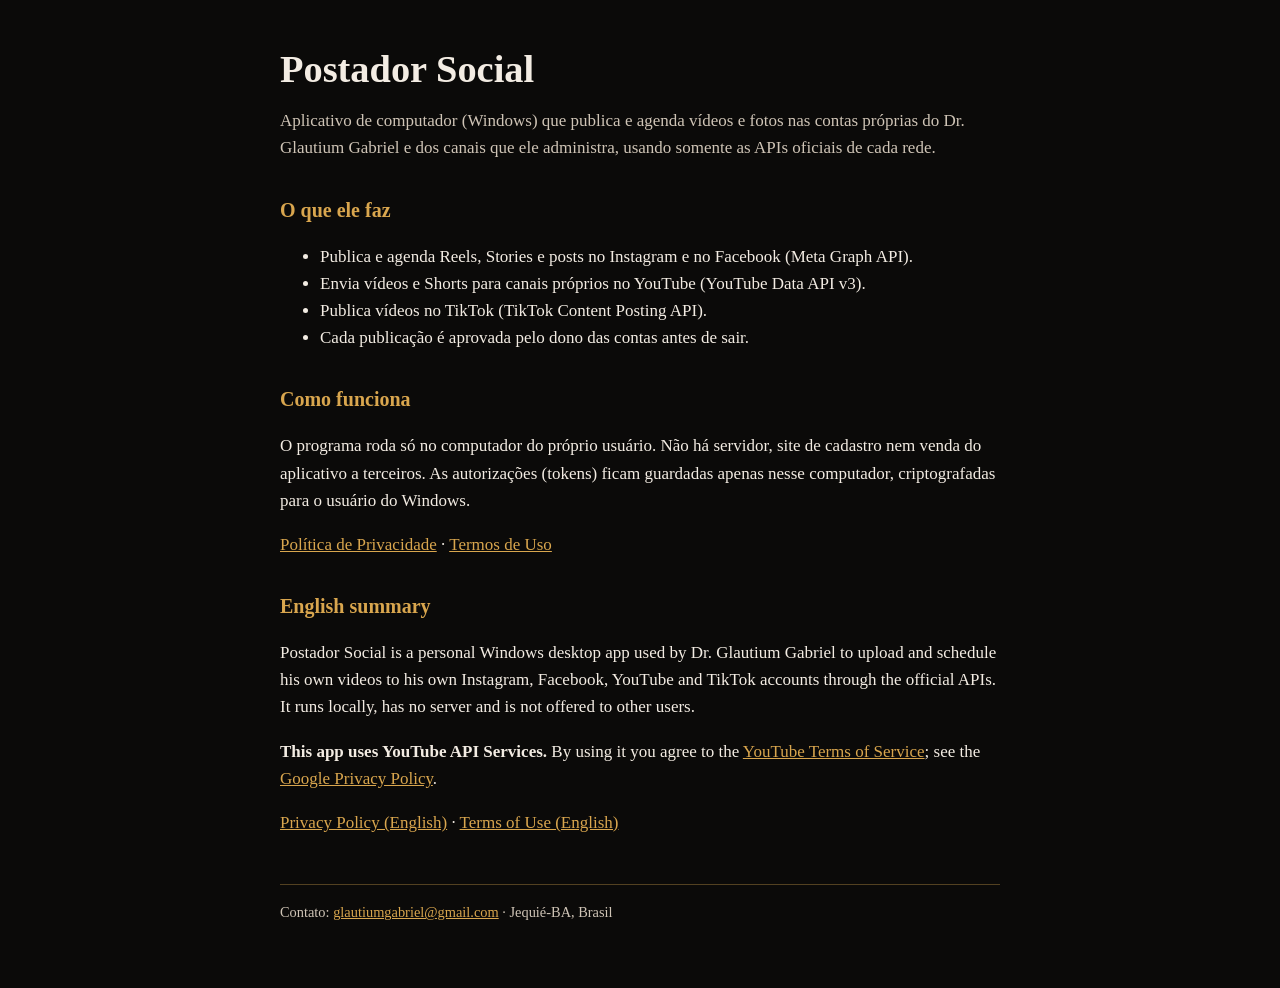
<file: index.html>
<!doctype html>
<html lang="pt-BR">
<head>
<meta charset="utf-8">
<meta name="viewport" content="width=device-width, initial-scale=1">
<title>Postador Social</title>
<link rel="stylesheet" href="estilo.css">
</head>
<body>
<main>
  <h1>Postador Social</h1>
  <p class="lead">Aplicativo de computador (Windows) que publica e agenda vídeos e fotos nas contas próprias do Dr. Glautium Gabriel e dos canais que ele administra, usando somente as APIs oficiais de cada rede.</p>

  <h2>O que ele faz</h2>
  <ul>
    <li>Publica e agenda Reels, Stories e posts no Instagram e no Facebook (Meta Graph API).</li>
    <li>Envia vídeos e Shorts para canais próprios no YouTube (YouTube Data API v3).</li>
    <li>Publica vídeos no TikTok (TikTok Content Posting API).</li>
    <li>Cada publicação é aprovada pelo dono das contas antes de sair.</li>
  </ul>

  <h2>Como funciona</h2>
  <p>O programa roda só no computador do próprio usuário. Não há servidor, site de cadastro nem venda do aplicativo a terceiros. As autorizações (tokens) ficam guardadas apenas nesse computador, criptografadas para o usuário do Windows.</p>

  <p><a href="privacidade.html">Política de Privacidade</a> · <a href="termos.html">Termos de Uso</a></p>

  <h2 lang="en">English summary</h2>
  <p lang="en">Postador Social is a personal Windows desktop app used by Dr. Glautium Gabriel to upload and schedule his own videos to his own Instagram, Facebook, YouTube and TikTok accounts through the official APIs. It runs locally, has no server and is not offered to other users.</p>
  <p lang="en"><strong>This app uses YouTube API Services.</strong> By using it you agree to the <a href="https://www.youtube.com/t/terms">YouTube Terms of Service</a>; see the <a href="https://policies.google.com/privacy">Google Privacy Policy</a>.</p>
  <p lang="en"><a href="privacy.html">Privacy Policy (English)</a> · <a href="terms.html">Terms of Use (English)</a></p>

  <footer>Contato: <a href="mailto:glautiumgabriel@gmail.com">glautiumgabriel@gmail.com</a> · Jequié-BA, Brasil</footer>
</main>
</body>
</html>
</file>
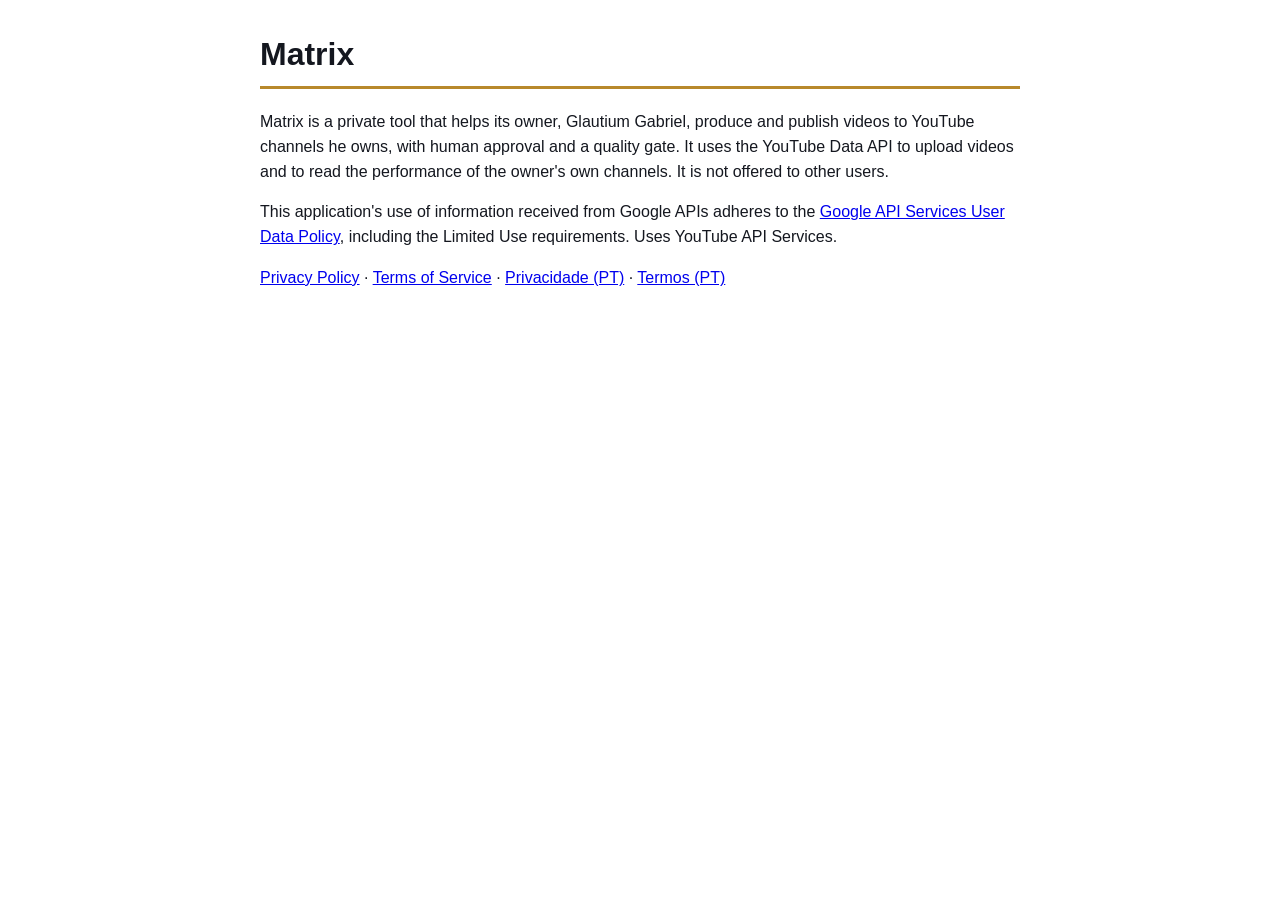
<file: matrix/index.html>
<!doctype html><html lang="en"><head><meta charset="utf-8"><meta name="viewport" content="width=device-width,initial-scale=1"><title>Matrix – video production and publishing for my own YouTube channels</title><link rel="stylesheet" href="estilo.css"></head><body>
<h1>Matrix</h1><p>Matrix is a private tool that helps its owner, Glautium Gabriel, produce and publish videos to YouTube channels he owns, with human approval and a quality gate. It uses the YouTube Data API to upload videos and to read the performance of the owner's own channels. It is not offered to other users.</p>
<p>This application's use of information received from Google APIs adheres to the <a href="https://developers.google.com/terms/api-services-user-data-policy">Google API Services User Data Policy</a>, including the Limited Use requirements. Uses YouTube API Services.</p>
<p><a href="matrix-privacy.html">Privacy Policy</a> · <a href="matrix-terms.html">Terms of Service</a> · <a href="matrix-privacidade.html">Privacidade (PT)</a> · <a href="matrix-termos.html">Termos (PT)</a></p></body></html>
</file>
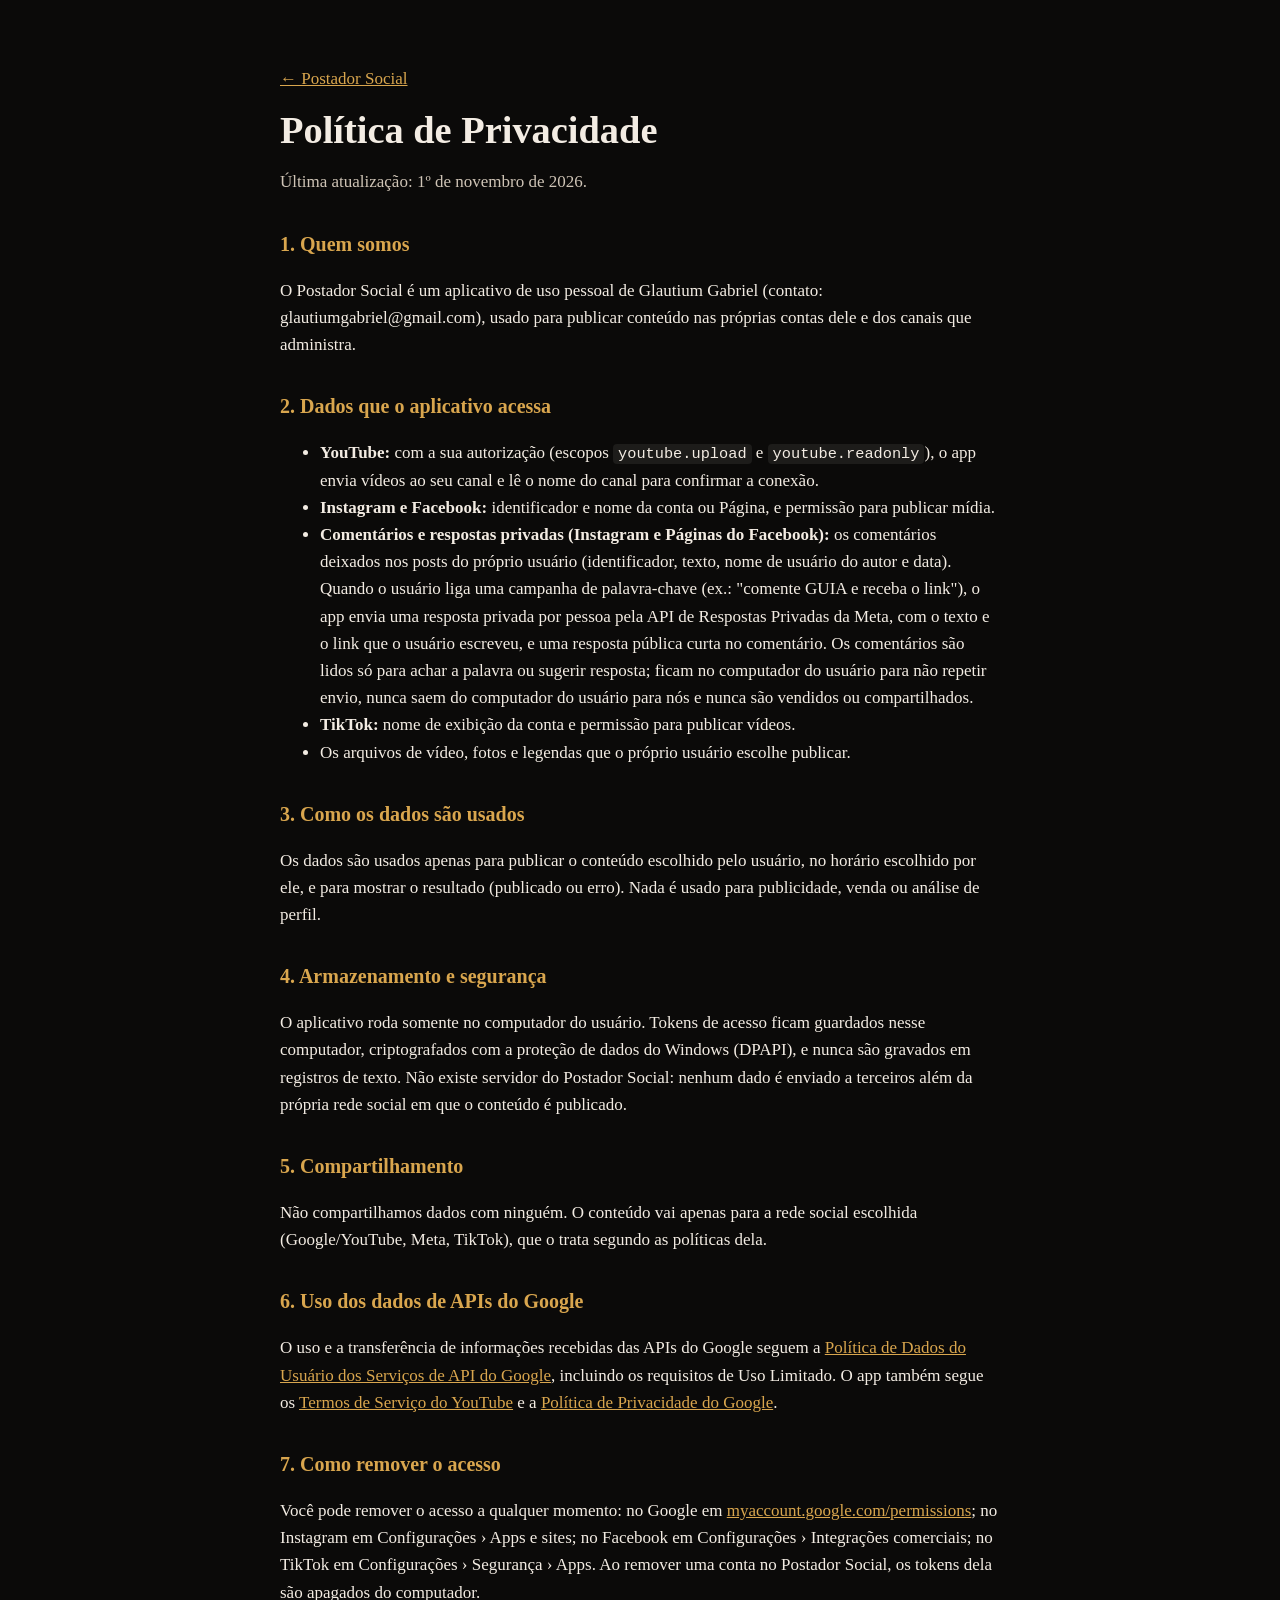
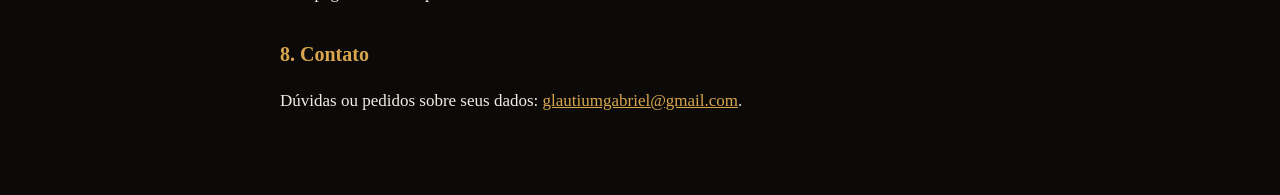
<file: privacidade.html>
<!doctype html>
<html lang="pt-BR">
<head>
<meta charset="utf-8">
<meta name="viewport" content="width=device-width, initial-scale=1">
<title>Política de Privacidade — Postador Social</title>
<link rel="stylesheet" href="estilo.css">
</head>
<body>
<main>
  <p><a href="index.html">← Postador Social</a></p>
  <h1>Política de Privacidade</h1>
  <p class="lead">Última atualização: 1º de novembro de 2026.</p>

  <h2>1. Quem somos</h2>
  <p>O Postador Social é um aplicativo de uso pessoal de Glautium Gabriel (contato: glautiumgabriel@gmail.com), usado para publicar conteúdo nas próprias contas dele e dos canais que administra.</p>

  <h2>2. Dados que o aplicativo acessa</h2>
  <ul>
    <li><strong>YouTube:</strong> com a sua autorização (escopos <code>youtube.upload</code> e <code>youtube.readonly</code>), o app envia vídeos ao seu canal e lê o nome do canal para confirmar a conexão.</li>
    <li><strong>Instagram e Facebook:</strong> identificador e nome da conta ou Página, e permissão para publicar mídia.</li>
    <li><strong>Comentários e respostas privadas (Instagram e Páginas do Facebook):</strong> os comentários deixados nos posts do próprio usuário (identificador, texto, nome de usuário do autor e data). Quando o usuário liga uma campanha de palavra-chave (ex.: "comente GUIA e receba o link"), o app envia uma resposta privada por pessoa pela API de Respostas Privadas da Meta, com o texto e o link que o usuário escreveu, e uma resposta pública curta no comentário. Os comentários são lidos só para achar a palavra ou sugerir resposta; ficam no computador do usuário para não repetir envio, nunca saem do computador do usuário para nós e nunca são vendidos ou compartilhados.</li>
    <li><strong>TikTok:</strong> nome de exibição da conta e permissão para publicar vídeos.</li>
    <li>Os arquivos de vídeo, fotos e legendas que o próprio usuário escolhe publicar.</li>
  </ul>

  <h2>3. Como os dados são usados</h2>
  <p>Os dados são usados apenas para publicar o conteúdo escolhido pelo usuário, no horário escolhido por ele, e para mostrar o resultado (publicado ou erro). Nada é usado para publicidade, venda ou análise de perfil.</p>

  <h2>4. Armazenamento e segurança</h2>
  <p>O aplicativo roda somente no computador do usuário. Tokens de acesso ficam guardados nesse computador, criptografados com a proteção de dados do Windows (DPAPI), e nunca são gravados em registros de texto. Não existe servidor do Postador Social: nenhum dado é enviado a terceiros além da própria rede social em que o conteúdo é publicado.</p>

  <h2>5. Compartilhamento</h2>
  <p>Não compartilhamos dados com ninguém. O conteúdo vai apenas para a rede social escolhida (Google/YouTube, Meta, TikTok), que o trata segundo as políticas dela.</p>

  <h2>6. Uso dos dados de APIs do Google</h2>
  <p>O uso e a transferência de informações recebidas das APIs do Google seguem a <a href="https://developers.google.com/terms/api-services-user-data-policy">Política de Dados do Usuário dos Serviços de API do Google</a>, incluindo os requisitos de Uso Limitado. O app também segue os <a href="https://www.youtube.com/t/terms">Termos de Serviço do YouTube</a> e a <a href="https://policies.google.com/privacy">Política de Privacidade do Google</a>.</p>

  <h2>7. Como remover o acesso</h2>
  <p>Você pode remover o acesso a qualquer momento: no Google em <a href="https://myaccount.google.com/permissions">myaccount.google.com/permissions</a>; no Instagram em Configurações › Apps e sites; no Facebook em Configurações › Integrações comerciais; no TikTok em Configurações › Segurança › Apps. Ao remover uma conta no Postador Social, os tokens dela são apagados do computador.</p>

  <h2>8. Contato</h2>
  <p>Dúvidas ou pedidos sobre seus dados: <a href="mailto:glautiumgabriel@gmail.com">glautiumgabriel@gmail.com</a>.</p>
</main>
</body>
</html>
</file>
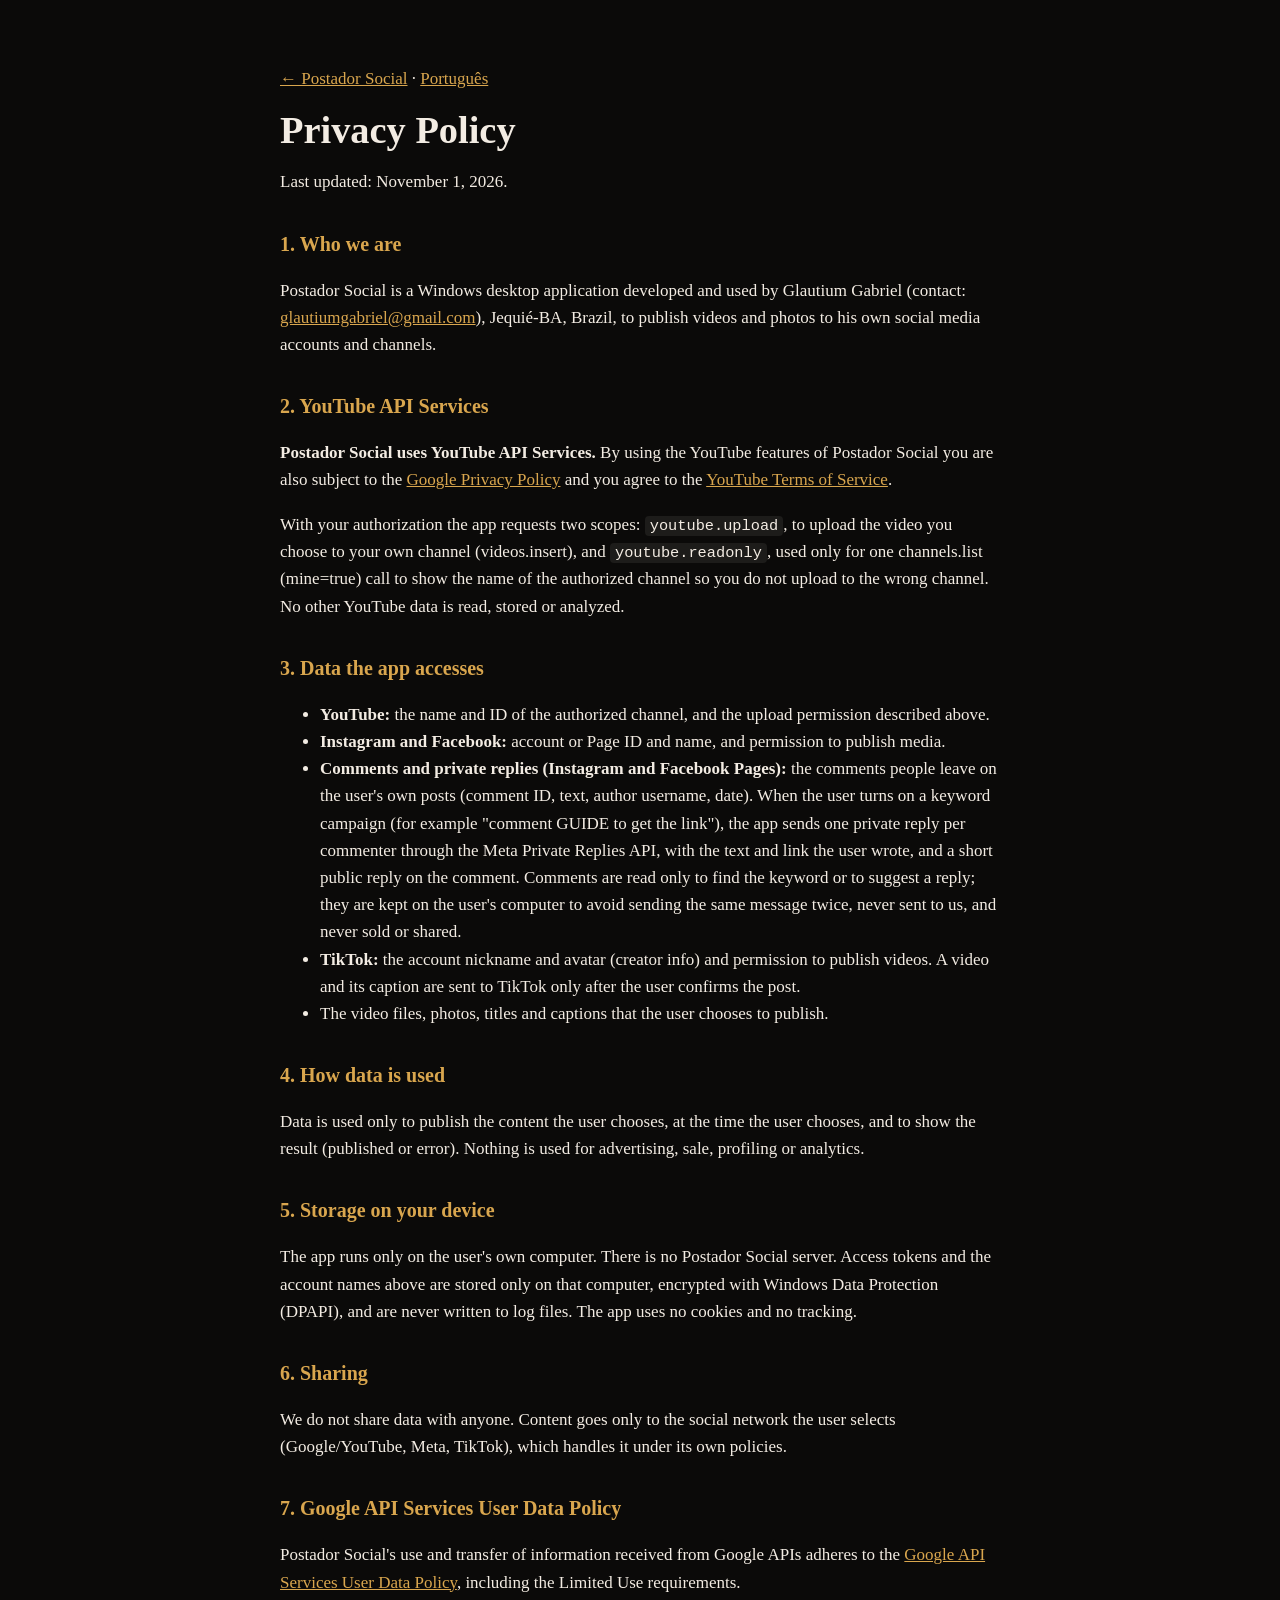
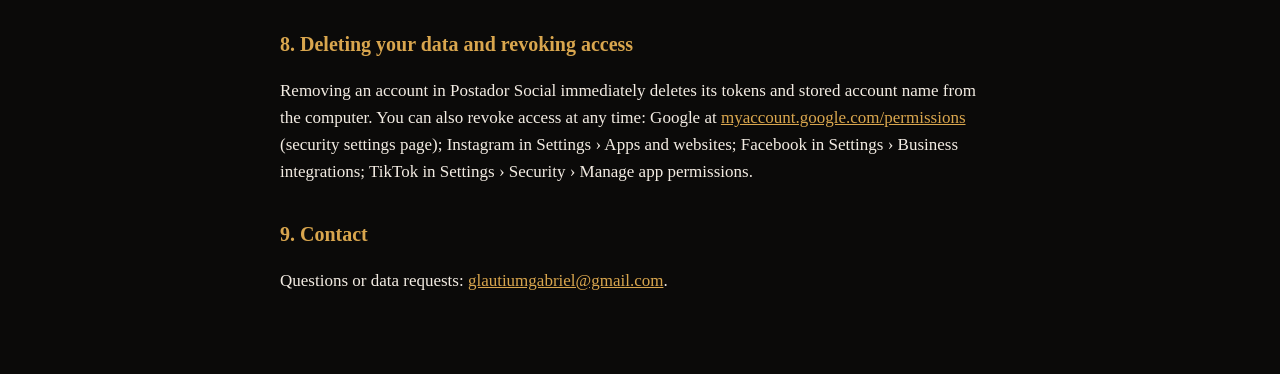
<file: privacy.html>
<!doctype html>
<html lang="en">
<head>
<meta charset="utf-8">
<meta name="viewport" content="width=device-width, initial-scale=1">
<title>Privacy Policy — Postador Social</title>
<link rel="icon" href="icone-1024.png">
<link rel="apple-touch-icon" href="icone-1024.png">
<link rel="stylesheet" href="estilo.css">
</head>
<body>
<main>
  <p><a href="index.html">← Postador Social</a> · <a href="privacidade.html" lang="pt-BR">Português</a></p>
  <h1>Privacy Policy</h1>
  <p>Last updated: November 1, 2026.</p>

  <h2>1. Who we are</h2>
  <p>Postador Social is a Windows desktop application developed and used by Glautium Gabriel (contact: <a href="mailto:glautiumgabriel@gmail.com">glautiumgabriel@gmail.com</a>), Jequié-BA, Brazil, to publish videos and photos to his own social media accounts and channels.</p>

  <h2>2. YouTube API Services</h2>
  <p><strong>Postador Social uses YouTube API Services.</strong> By using the YouTube features of Postador Social you are also subject to the <a href="https://policies.google.com/privacy">Google Privacy Policy</a> and you agree to the <a href="https://www.youtube.com/t/terms">YouTube Terms of Service</a>.</p>
  <p>With your authorization the app requests two scopes: <code>youtube.upload</code>, to upload the video you choose to your own channel (videos.insert), and <code>youtube.readonly</code>, used only for one channels.list (mine=true) call to show the name of the authorized channel so you do not upload to the wrong channel. No other YouTube data is read, stored or analyzed.</p>

  <h2>3. Data the app accesses</h2>
  <ul>
    <li><strong>YouTube:</strong> the name and ID of the authorized channel, and the upload permission described above.</li>
    <li><strong>Instagram and Facebook:</strong> account or Page ID and name, and permission to publish media.</li>
    <li><strong>Comments and private replies (Instagram and Facebook Pages):</strong> the comments people leave on the user's own posts (comment ID, text, author username, date). When the user turns on a keyword campaign (for example "comment GUIDE to get the link"), the app sends one private reply per commenter through the Meta Private Replies API, with the text and link the user wrote, and a short public reply on the comment. Comments are read only to find the keyword or to suggest a reply; they are kept on the user's computer to avoid sending the same message twice, never sent to us, and never sold or shared.</li>
    <li><strong>TikTok:</strong> the account nickname and avatar (creator info) and permission to publish videos. A video and its caption are sent to TikTok only after the user confirms the post.</li>
    <li>The video files, photos, titles and captions that the user chooses to publish.</li>
  </ul>

  <h2>4. How data is used</h2>
  <p>Data is used only to publish the content the user chooses, at the time the user chooses, and to show the result (published or error). Nothing is used for advertising, sale, profiling or analytics.</p>

  <h2>5. Storage on your device</h2>
  <p>The app runs only on the user's own computer. There is no Postador Social server. Access tokens and the account names above are stored only on that computer, encrypted with Windows Data Protection (DPAPI), and are never written to log files. The app uses no cookies and no tracking.</p>

  <h2>6. Sharing</h2>
  <p>We do not share data with anyone. Content goes only to the social network the user selects (Google/YouTube, Meta, TikTok), which handles it under its own policies.</p>

  <h2>7. Google API Services User Data Policy</h2>
  <p>Postador Social's use and transfer of information received from Google APIs adheres to the <a href="https://developers.google.com/terms/api-services-user-data-policy">Google API Services User Data Policy</a>, including the Limited Use requirements.</p>

  <h2>8. Deleting your data and revoking access</h2>
  <p>Removing an account in Postador Social immediately deletes its tokens and stored account name from the computer. You can also revoke access at any time: Google at <a href="https://myaccount.google.com/permissions">myaccount.google.com/permissions</a> (security settings page); Instagram in Settings › Apps and websites; Facebook in Settings › Business integrations; TikTok in Settings › Security › Manage app permissions.</p>

  <h2>9. Contact</h2>
  <p>Questions or data requests: <a href="mailto:glautiumgabriel@gmail.com">glautiumgabriel@gmail.com</a>.</p>
</main>
</body>
</html>
</file>
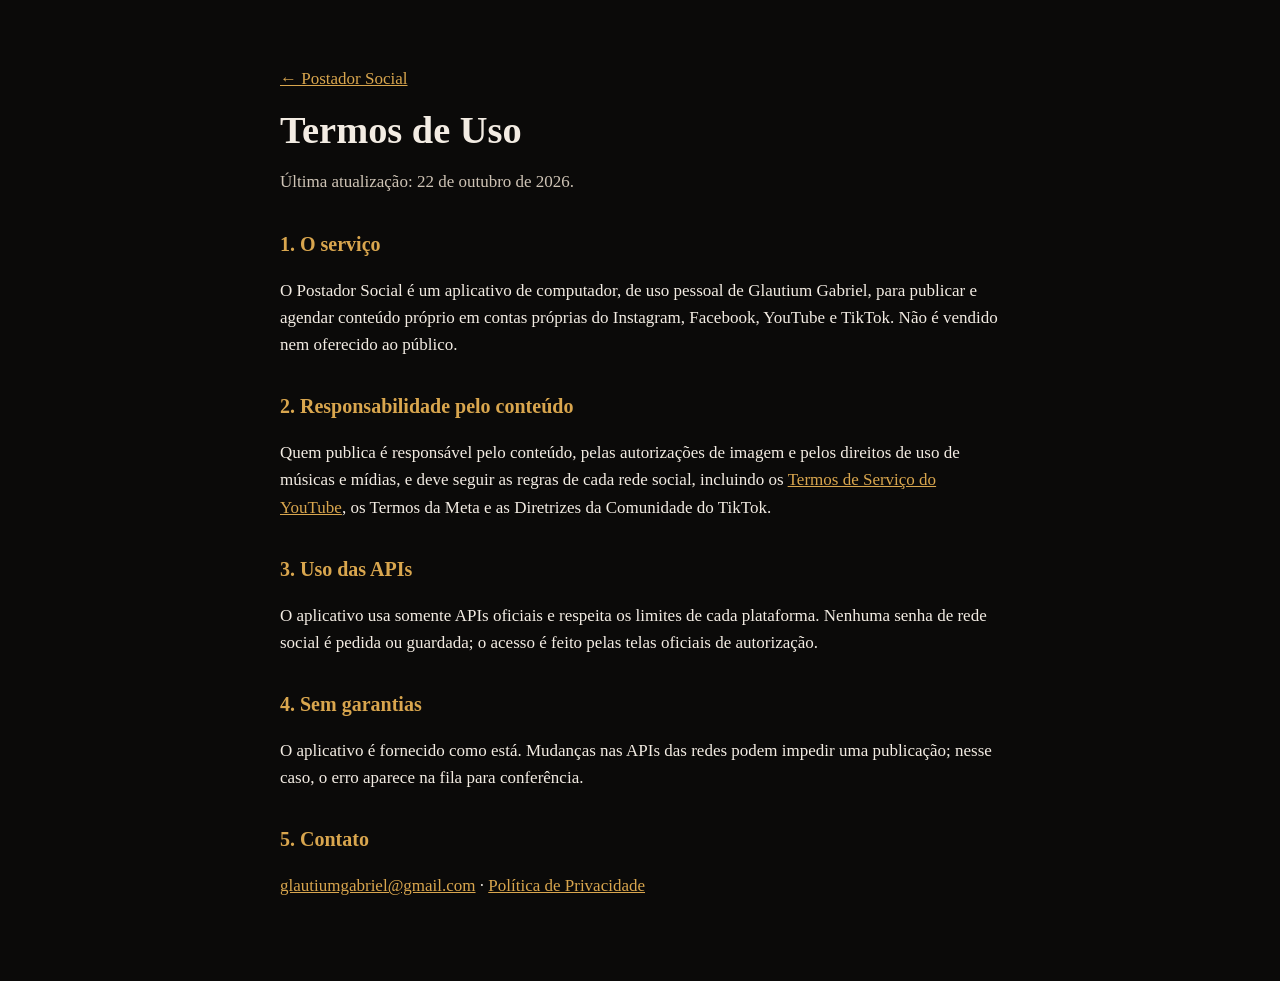
<file: termos.html>
<!doctype html>
<html lang="pt-BR">
<head>
<meta charset="utf-8">
<meta name="viewport" content="width=device-width, initial-scale=1">
<title>Termos de Uso — Postador Social</title>
<link rel="stylesheet" href="estilo.css">
</head>
<body>
<main>
  <p><a href="index.html">← Postador Social</a></p>
  <h1>Termos de Uso</h1>
  <p class="lead">Última atualização: 22 de outubro de 2026.</p>

  <h2>1. O serviço</h2>
  <p>O Postador Social é um aplicativo de computador, de uso pessoal de Glautium Gabriel, para publicar e agendar conteúdo próprio em contas próprias do Instagram, Facebook, YouTube e TikTok. Não é vendido nem oferecido ao público.</p>

  <h2>2. Responsabilidade pelo conteúdo</h2>
  <p>Quem publica é responsável pelo conteúdo, pelas autorizações de imagem e pelos direitos de uso de músicas e mídias, e deve seguir as regras de cada rede social, incluindo os <a href="https://www.youtube.com/t/terms">Termos de Serviço do YouTube</a>, os Termos da Meta e as Diretrizes da Comunidade do TikTok.</p>

  <h2>3. Uso das APIs</h2>
  <p>O aplicativo usa somente APIs oficiais e respeita os limites de cada plataforma. Nenhuma senha de rede social é pedida ou guardada; o acesso é feito pelas telas oficiais de autorização.</p>

  <h2>4. Sem garantias</h2>
  <p>O aplicativo é fornecido como está. Mudanças nas APIs das redes podem impedir uma publicação; nesse caso, o erro aparece na fila para conferência.</p>

  <h2>5. Contato</h2>
  <p><a href="mailto:glautiumgabriel@gmail.com">glautiumgabriel@gmail.com</a> · <a href="privacidade.html">Política de Privacidade</a></p>
</main>
</body>
</html>
</file>
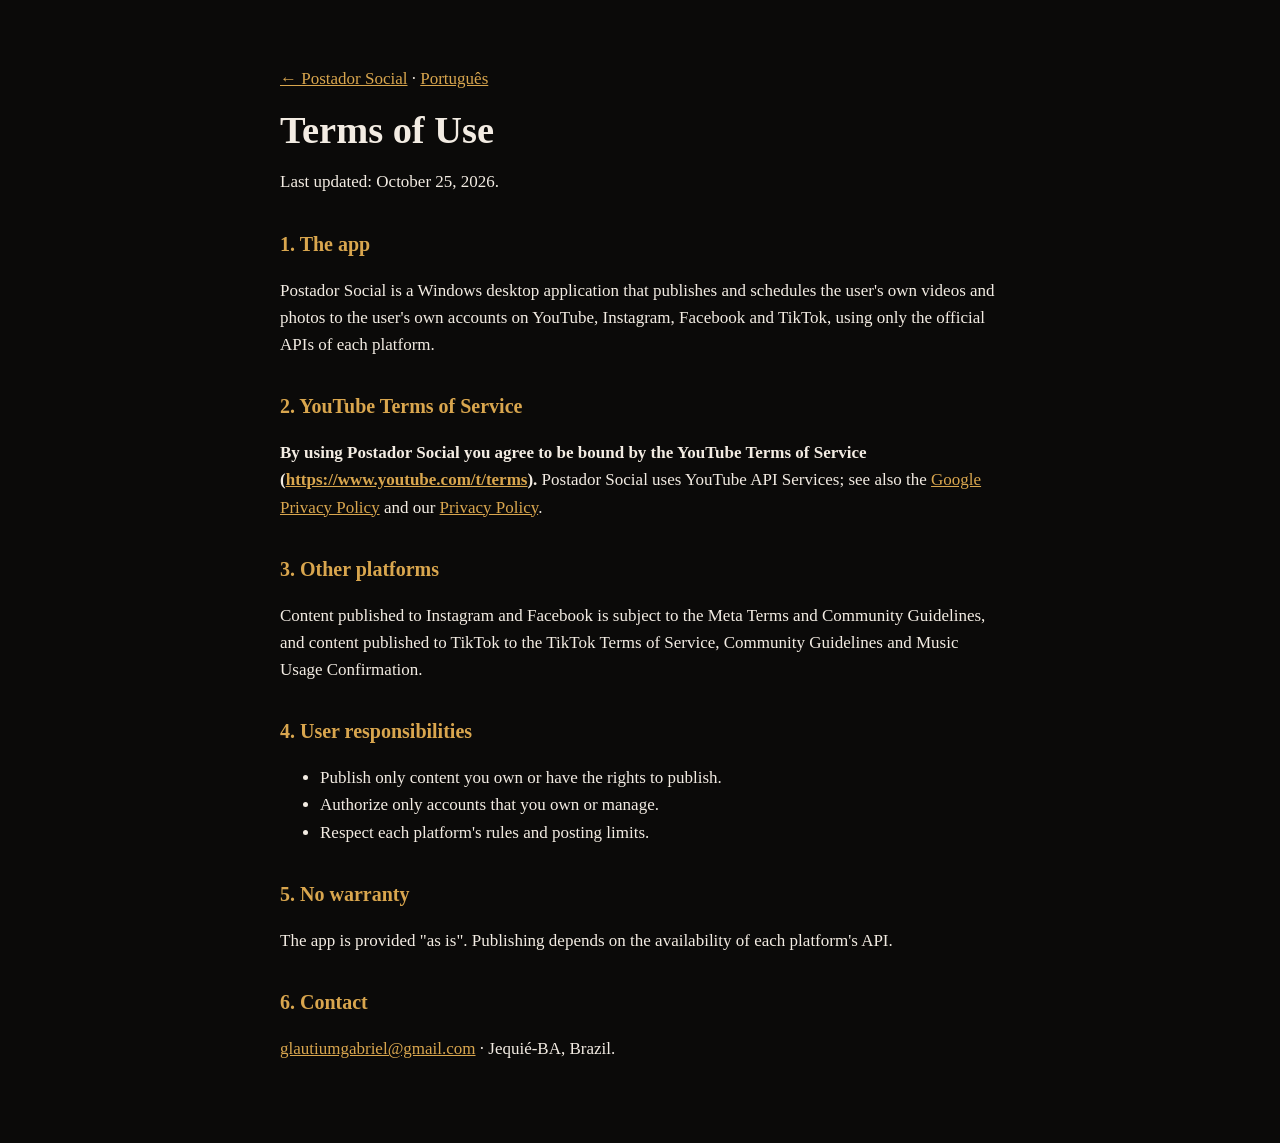
<file: terms.html>
<!doctype html>
<html lang="en">
<head>
<meta charset="utf-8">
<meta name="viewport" content="width=device-width, initial-scale=1">
<title>Terms of Use — Postador Social</title>
<link rel="icon" href="icone-1024.png">
<link rel="apple-touch-icon" href="icone-1024.png">
<link rel="stylesheet" href="estilo.css">
</head>
<body>
<main>
  <p><a href="index.html">← Postador Social</a> · <a href="termos.html" lang="pt-BR">Português</a></p>
  <h1>Terms of Use</h1>
  <p>Last updated: October 25, 2026.</p>

  <h2>1. The app</h2>
  <p>Postador Social is a Windows desktop application that publishes and schedules the user's own videos and photos to the user's own accounts on YouTube, Instagram, Facebook and TikTok, using only the official APIs of each platform.</p>

  <h2>2. YouTube Terms of Service</h2>
  <p><strong>By using Postador Social you agree to be bound by the YouTube Terms of Service (<a href="https://www.youtube.com/t/terms">https://www.youtube.com/t/terms</a>).</strong> Postador Social uses YouTube API Services; see also the <a href="https://policies.google.com/privacy">Google Privacy Policy</a> and our <a href="privacy.html">Privacy Policy</a>.</p>

  <h2>3. Other platforms</h2>
  <p>Content published to Instagram and Facebook is subject to the Meta Terms and Community Guidelines, and content published to TikTok to the TikTok Terms of Service, Community Guidelines and Music Usage Confirmation.</p>

  <h2>4. User responsibilities</h2>
  <ul>
    <li>Publish only content you own or have the rights to publish.</li>
    <li>Authorize only accounts that you own or manage.</li>
    <li>Respect each platform's rules and posting limits.</li>
  </ul>

  <h2>5. No warranty</h2>
  <p>The app is provided "as is". Publishing depends on the availability of each platform's API.</p>

  <h2>6. Contact</h2>
  <p><a href="mailto:glautiumgabriel@gmail.com">glautiumgabriel@gmail.com</a> · Jequié-BA, Brazil.</p>
</main>
</body>
</html>
</file>
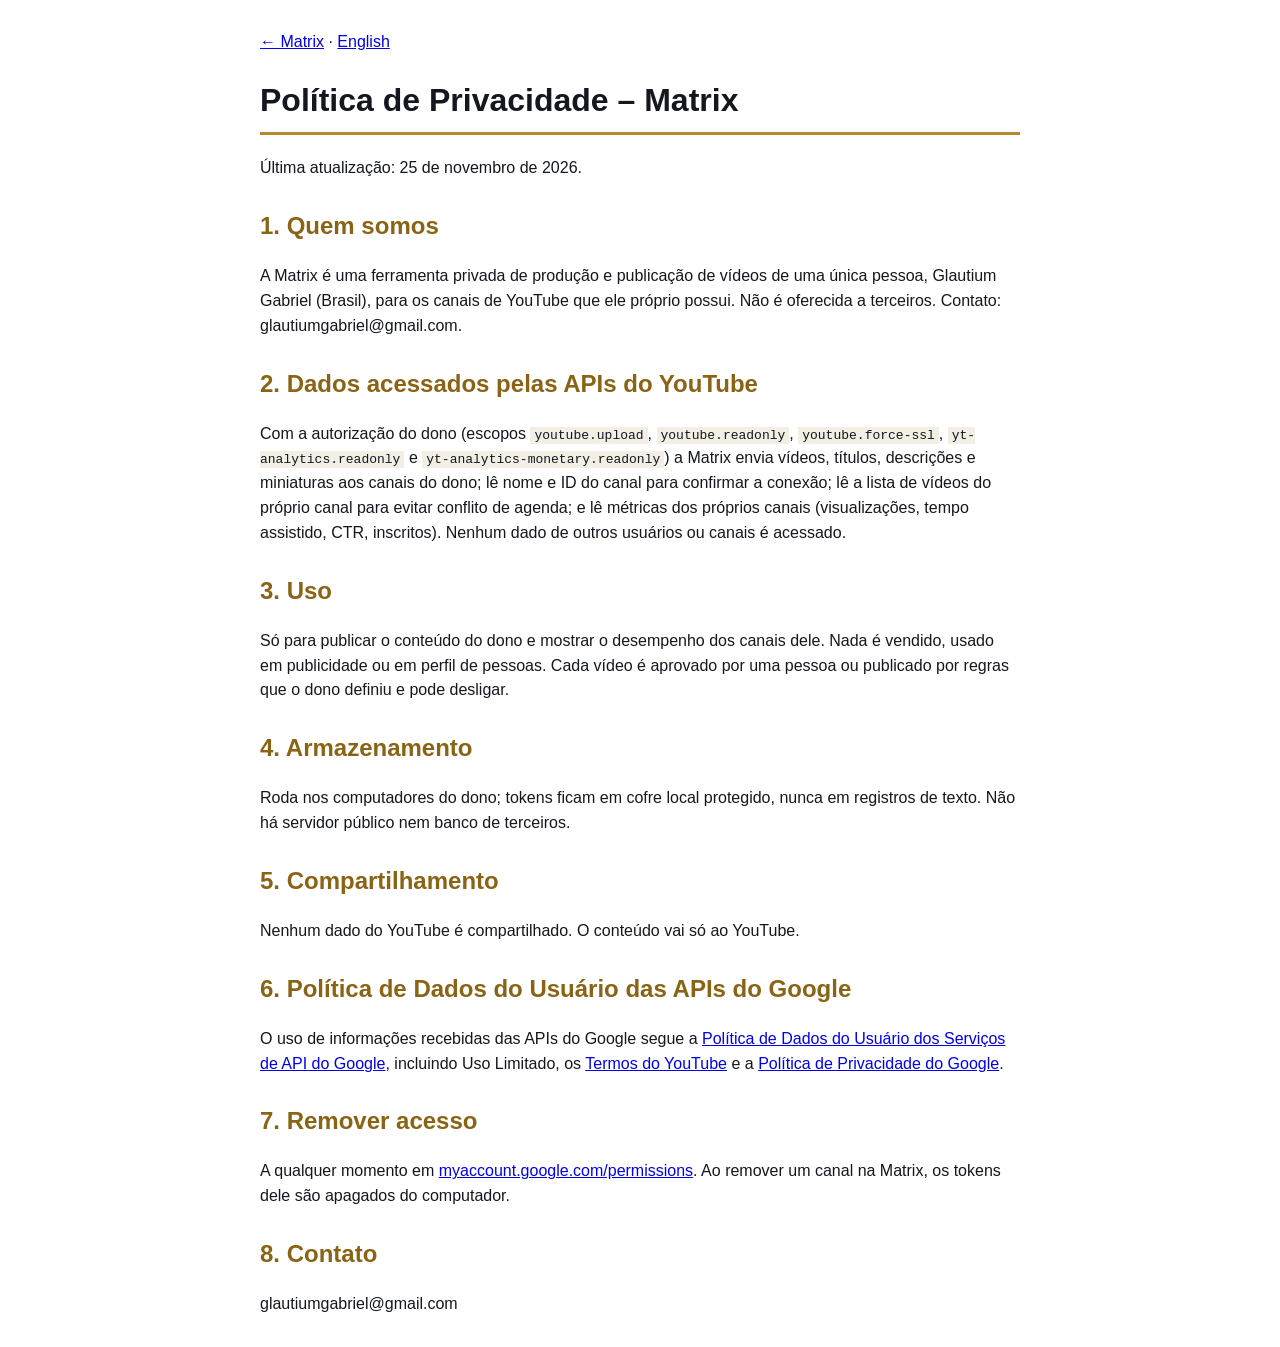
<file: matrix/matrix-privacidade.html>
<!doctype html><html lang="pt-BR"><head><meta charset="utf-8"><meta name="viewport" content="width=device-width,initial-scale=1"><title>Política de Privacidade – Matrix</title><link rel="stylesheet" href="estilo.css"></head><body>
<p><a href="index.html">← Matrix</a> · <a href="matrix-privacy.html">English</a></p>
<h1>Política de Privacidade – Matrix</h1><p>Última atualização: 25 de novembro de 2026.</p>
<h2>1. Quem somos</h2><p>A Matrix é uma ferramenta privada de produção e publicação de vídeos de uma única pessoa, Glautium Gabriel (Brasil), para os canais de YouTube que ele próprio possui. Não é oferecida a terceiros. Contato: glautiumgabriel@gmail.com.</p>
<h2>2. Dados acessados pelas APIs do YouTube</h2><p>Com a autorização do dono (escopos <code>youtube.upload</code>, <code>youtube.readonly</code>, <code>youtube.force-ssl</code>, <code>yt-analytics.readonly</code> e <code>yt-analytics-monetary.readonly</code>) a Matrix envia vídeos, títulos, descrições e miniaturas aos canais do dono; lê nome e ID do canal para confirmar a conexão; lê a lista de vídeos do próprio canal para evitar conflito de agenda; e lê métricas dos próprios canais (visualizações, tempo assistido, CTR, inscritos). Nenhum dado de outros usuários ou canais é acessado.</p>
<h2>3. Uso</h2><p>Só para publicar o conteúdo do dono e mostrar o desempenho dos canais dele. Nada é vendido, usado em publicidade ou em perfil de pessoas. Cada vídeo é aprovado por uma pessoa ou publicado por regras que o dono definiu e pode desligar.</p>
<h2>4. Armazenamento</h2><p>Roda nos computadores do dono; tokens ficam em cofre local protegido, nunca em registros de texto. Não há servidor público nem banco de terceiros.</p>
<h2>5. Compartilhamento</h2><p>Nenhum dado do YouTube é compartilhado. O conteúdo vai só ao YouTube.</p>
<h2>6. Política de Dados do Usuário das APIs do Google</h2><p>O uso de informações recebidas das APIs do Google segue a <a href="https://developers.google.com/terms/api-services-user-data-policy">Política de Dados do Usuário dos Serviços de API do Google</a>, incluindo Uso Limitado, os <a href="https://www.youtube.com/t/terms">Termos do YouTube</a> e a <a href="https://policies.google.com/privacy">Política de Privacidade do Google</a>.</p>
<h2>7. Remover acesso</h2><p>A qualquer momento em <a href="https://myaccount.google.com/permissions">myaccount.google.com/permissions</a>. Ao remover um canal na Matrix, os tokens dele são apagados do computador.</p>
<h2>8. Contato</h2><p>glautiumgabriel@gmail.com</p></body></html>
</file>
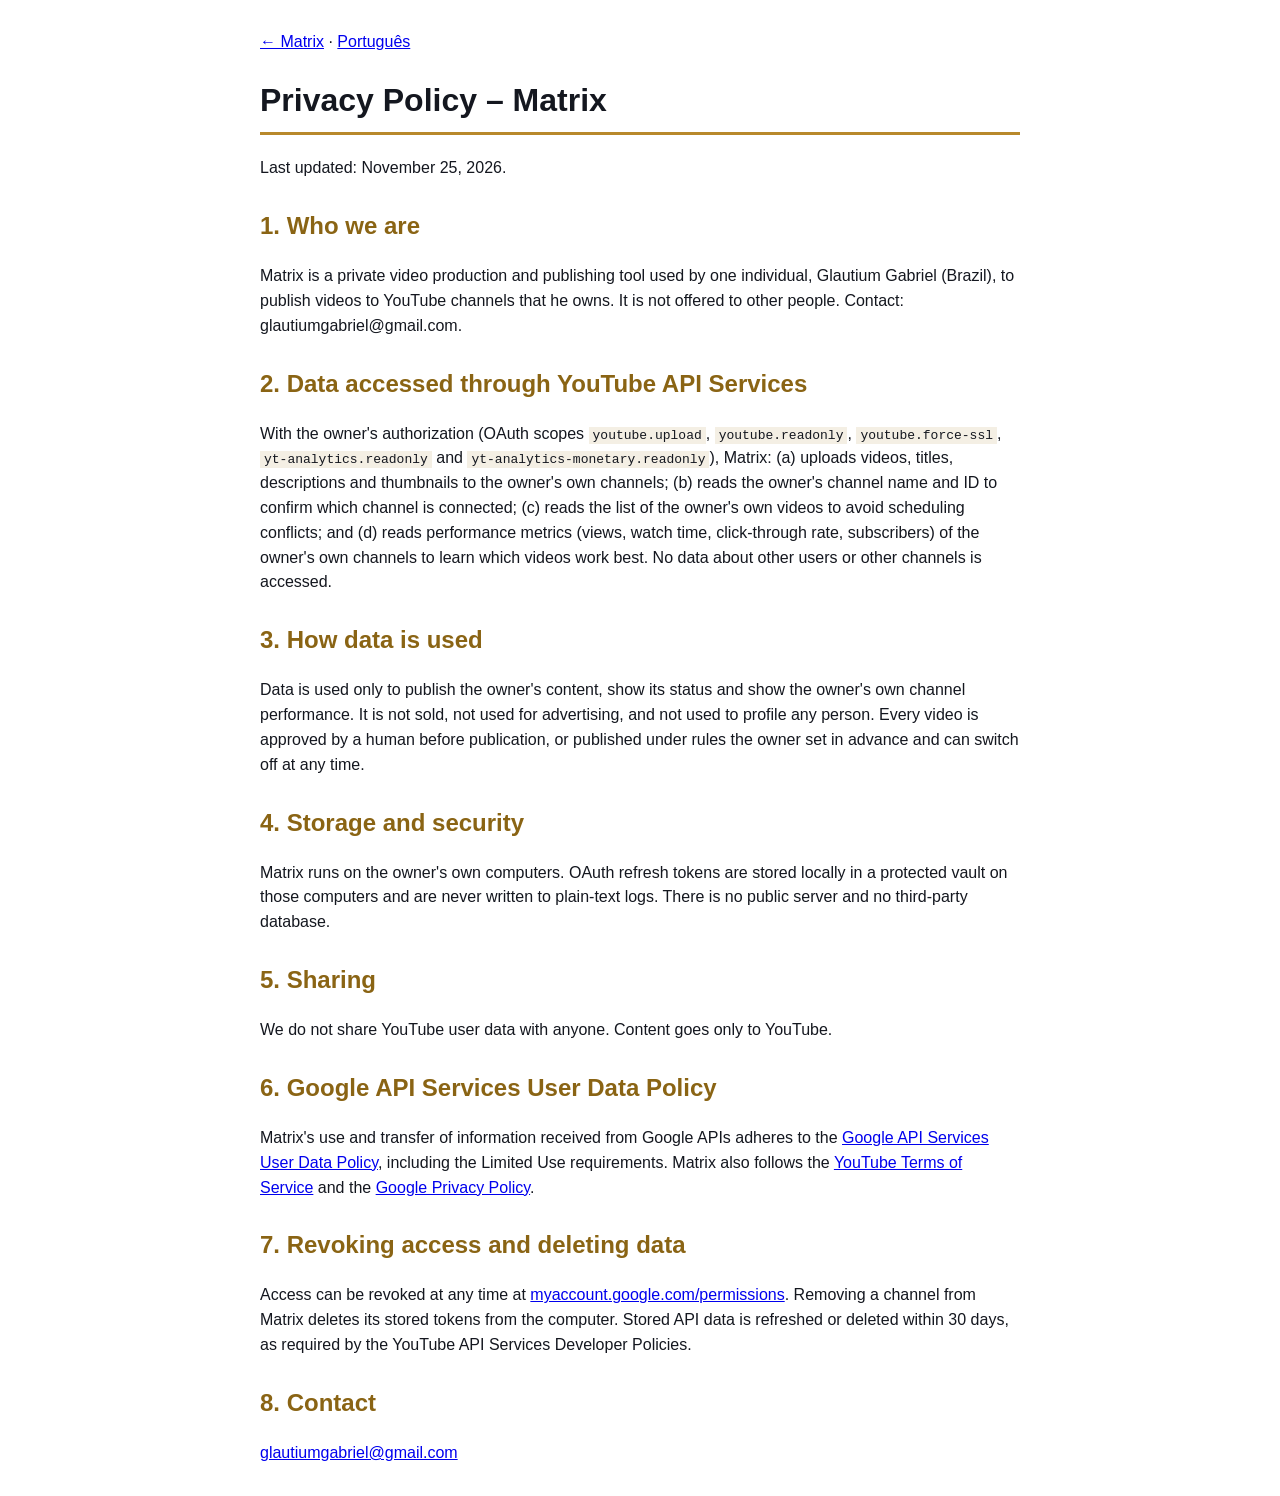
<file: matrix/matrix-privacy.html>
<!doctype html><html lang="en"><head><meta charset="utf-8"><meta name="viewport" content="width=device-width,initial-scale=1"><title>Privacy Policy – Matrix</title><link rel="stylesheet" href="estilo.css"></head><body>
<p><a href="index.html">← Matrix</a> · <a href="matrix-privacidade.html">Português</a></p>
<h1>Privacy Policy – Matrix</h1><p>Last updated: November 25, 2026.</p>
<h2>1. Who we are</h2><p>Matrix is a private video production and publishing tool used by one individual, Glautium Gabriel (Brazil), to publish videos to YouTube channels that he owns. It is not offered to other people. Contact: glautiumgabriel@gmail.com.</p>
<h2>2. Data accessed through YouTube API Services</h2><p>With the owner's authorization (OAuth scopes <code>youtube.upload</code>, <code>youtube.readonly</code>, <code>youtube.force-ssl</code>, <code>yt-analytics.readonly</code> and <code>yt-analytics-monetary.readonly</code>), Matrix: (a) uploads videos, titles, descriptions and thumbnails to the owner's own channels; (b) reads the owner's channel name and ID to confirm which channel is connected; (c) reads the list of the owner's own videos to avoid scheduling conflicts; and (d) reads performance metrics (views, watch time, click-through rate, subscribers) of the owner's own channels to learn which videos work best. No data about other users or other channels is accessed.</p>
<h2>3. How data is used</h2><p>Data is used only to publish the owner's content, show its status and show the owner's own channel performance. It is not sold, not used for advertising, and not used to profile any person. Every video is approved by a human before publication, or published under rules the owner set in advance and can switch off at any time.</p>
<h2>4. Storage and security</h2><p>Matrix runs on the owner's own computers. OAuth refresh tokens are stored locally in a protected vault on those computers and are never written to plain-text logs. There is no public server and no third-party database.</p>
<h2>5. Sharing</h2><p>We do not share YouTube user data with anyone. Content goes only to YouTube.</p>
<h2>6. Google API Services User Data Policy</h2><p>Matrix's use and transfer of information received from Google APIs adheres to the <a href="https://developers.google.com/terms/api-services-user-data-policy">Google API Services User Data Policy</a>, including the Limited Use requirements. Matrix also follows the <a href="https://www.youtube.com/t/terms">YouTube Terms of Service</a> and the <a href="https://policies.google.com/privacy">Google Privacy Policy</a>.</p>
<h2>7. Revoking access and deleting data</h2><p>Access can be revoked at any time at <a href="https://myaccount.google.com/permissions">myaccount.google.com/permissions</a>. Removing a channel from Matrix deletes its stored tokens from the computer. Stored API data is refreshed or deleted within 30 days, as required by the YouTube API Services Developer Policies.</p>
<h2>8. Contact</h2><p><a href="mailto:glautiumgabriel@gmail.com">glautiumgabriel@gmail.com</a></p></body></html>
</file>
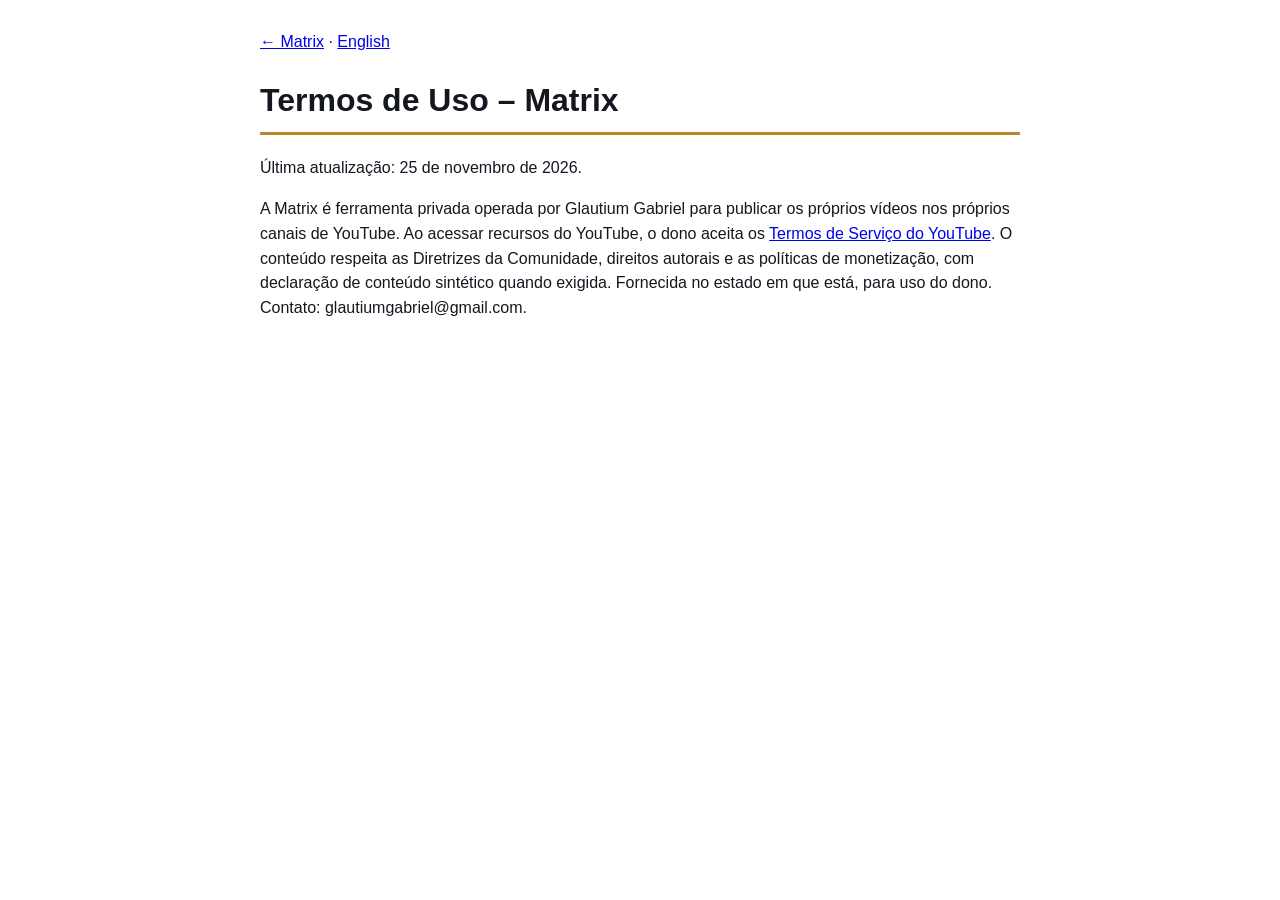
<file: matrix/matrix-termos.html>
<!doctype html><html lang="pt-BR"><head><meta charset="utf-8"><title>Termos de Uso – Matrix</title><link rel="stylesheet" href="estilo.css"></head><body>
<p><a href="index.html">← Matrix</a> · <a href="matrix-terms.html">English</a></p>
<h1>Termos de Uso – Matrix</h1><p>Última atualização: 25 de novembro de 2026.</p>
<p>A Matrix é ferramenta privada operada por Glautium Gabriel para publicar os próprios vídeos nos próprios canais de YouTube. Ao acessar recursos do YouTube, o dono aceita os <a href="https://www.youtube.com/t/terms">Termos de Serviço do YouTube</a>. O conteúdo respeita as Diretrizes da Comunidade, direitos autorais e as políticas de monetização, com declaração de conteúdo sintético quando exigida. Fornecida no estado em que está, para uso do dono. Contato: glautiumgabriel@gmail.com.</p></body></html>
</file>
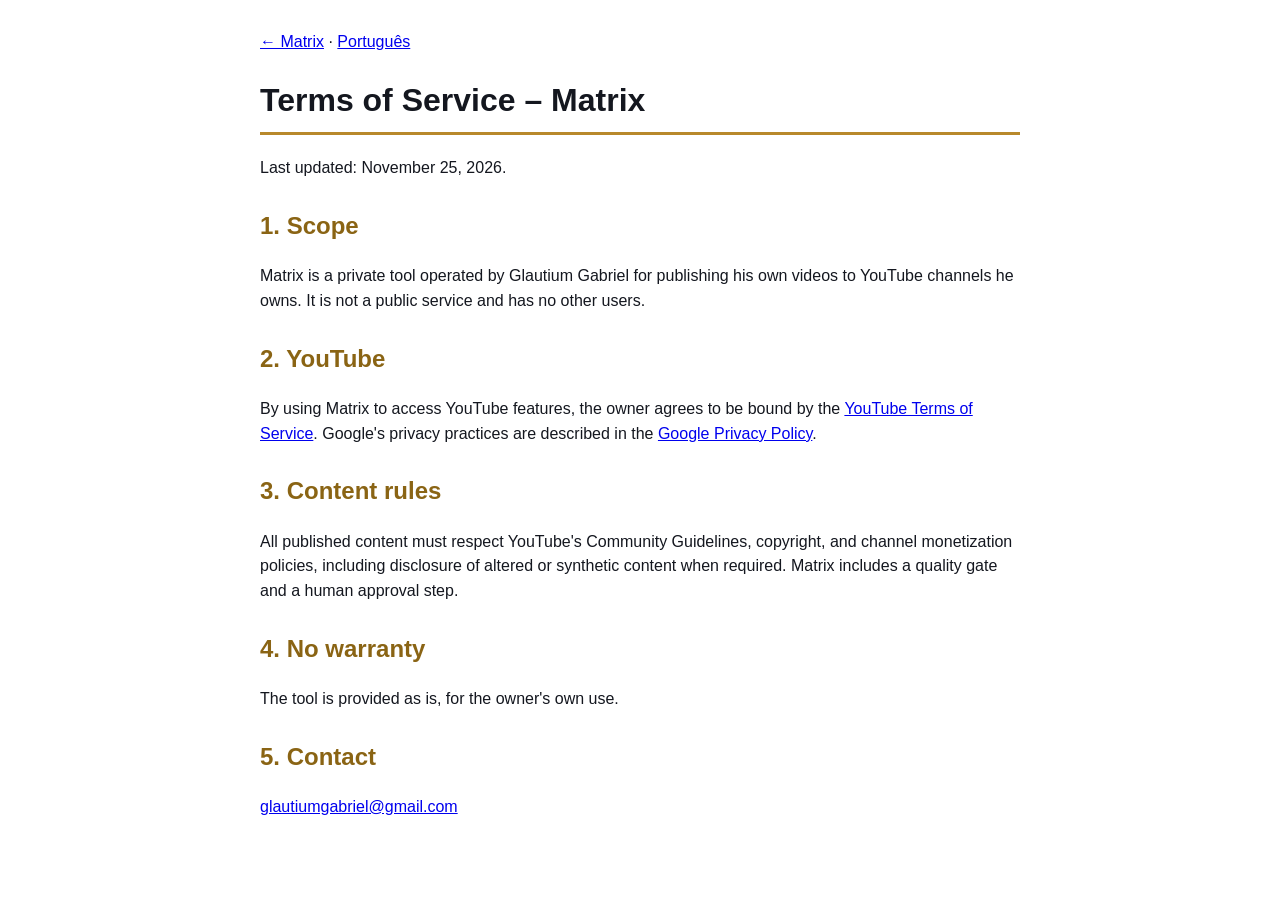
<file: matrix/matrix-terms.html>
<!doctype html><html lang="en"><head><meta charset="utf-8"><meta name="viewport" content="width=device-width,initial-scale=1"><title>Terms of Service – Matrix</title><link rel="stylesheet" href="estilo.css"></head><body>
<p><a href="index.html">← Matrix</a> · <a href="matrix-termos.html">Português</a></p>
<h1>Terms of Service – Matrix</h1><p>Last updated: November 25, 2026.</p>
<h2>1. Scope</h2><p>Matrix is a private tool operated by Glautium Gabriel for publishing his own videos to YouTube channels he owns. It is not a public service and has no other users.</p>
<h2>2. YouTube</h2><p>By using Matrix to access YouTube features, the owner agrees to be bound by the <a href="https://www.youtube.com/t/terms">YouTube Terms of Service</a>. Google's privacy practices are described in the <a href="https://policies.google.com/privacy">Google Privacy Policy</a>.</p>
<h2>3. Content rules</h2><p>All published content must respect YouTube's Community Guidelines, copyright, and channel monetization policies, including disclosure of altered or synthetic content when required. Matrix includes a quality gate and a human approval step.</p>
<h2>4. No warranty</h2><p>The tool is provided as is, for the owner's own use.</p>
<h2>5. Contact</h2><p><a href="mailto:glautiumgabriel@gmail.com">glautiumgabriel@gmail.com</a></p></body></html>
</file>
<file: estilo.css>
:root { --preto: #0B0A09; --dourado: #D9A64E; --creme: #F3ECE3; }
* { box-sizing: border-box; }
body { margin: 0; background: var(--preto); color: var(--creme); font: 17px/1.6 Georgia, "Times New Roman", serif; }
main { max-width: 760px; margin: 0 auto; padding: 48px 20px 64px; }
h1 { font-size: 2.4rem; line-height: 1.1; margin: 0 0 12px; color: var(--creme); }
h2 { font-size: 1.25rem; margin: 32px 0 8px; color: var(--dourado); }
.lead { color: #CFC4B6; }
a { color: var(--dourado); }
code { font-size: .9em; background: rgba(243, 236, 227, .08); padding: 1px 5px; border-radius: 4px; }
footer { margin-top: 48px; padding-top: 16px; border-top: 1px solid rgba(217, 166, 78, .35); color: #CFC4B6; font-size: .9rem; }
</file>
<file: matrix/estilo.css>
body{font-family:Arial,sans-serif;max-width:760px;margin:30px auto;padding:0 16px;line-height:1.55;color:#14171f}h1{border-bottom:3px solid #b8892b;padding-bottom:6px}h2{color:#8a6414;margin-top:26px}code{background:#f4efe4;padding:1px 4px}
</file>
